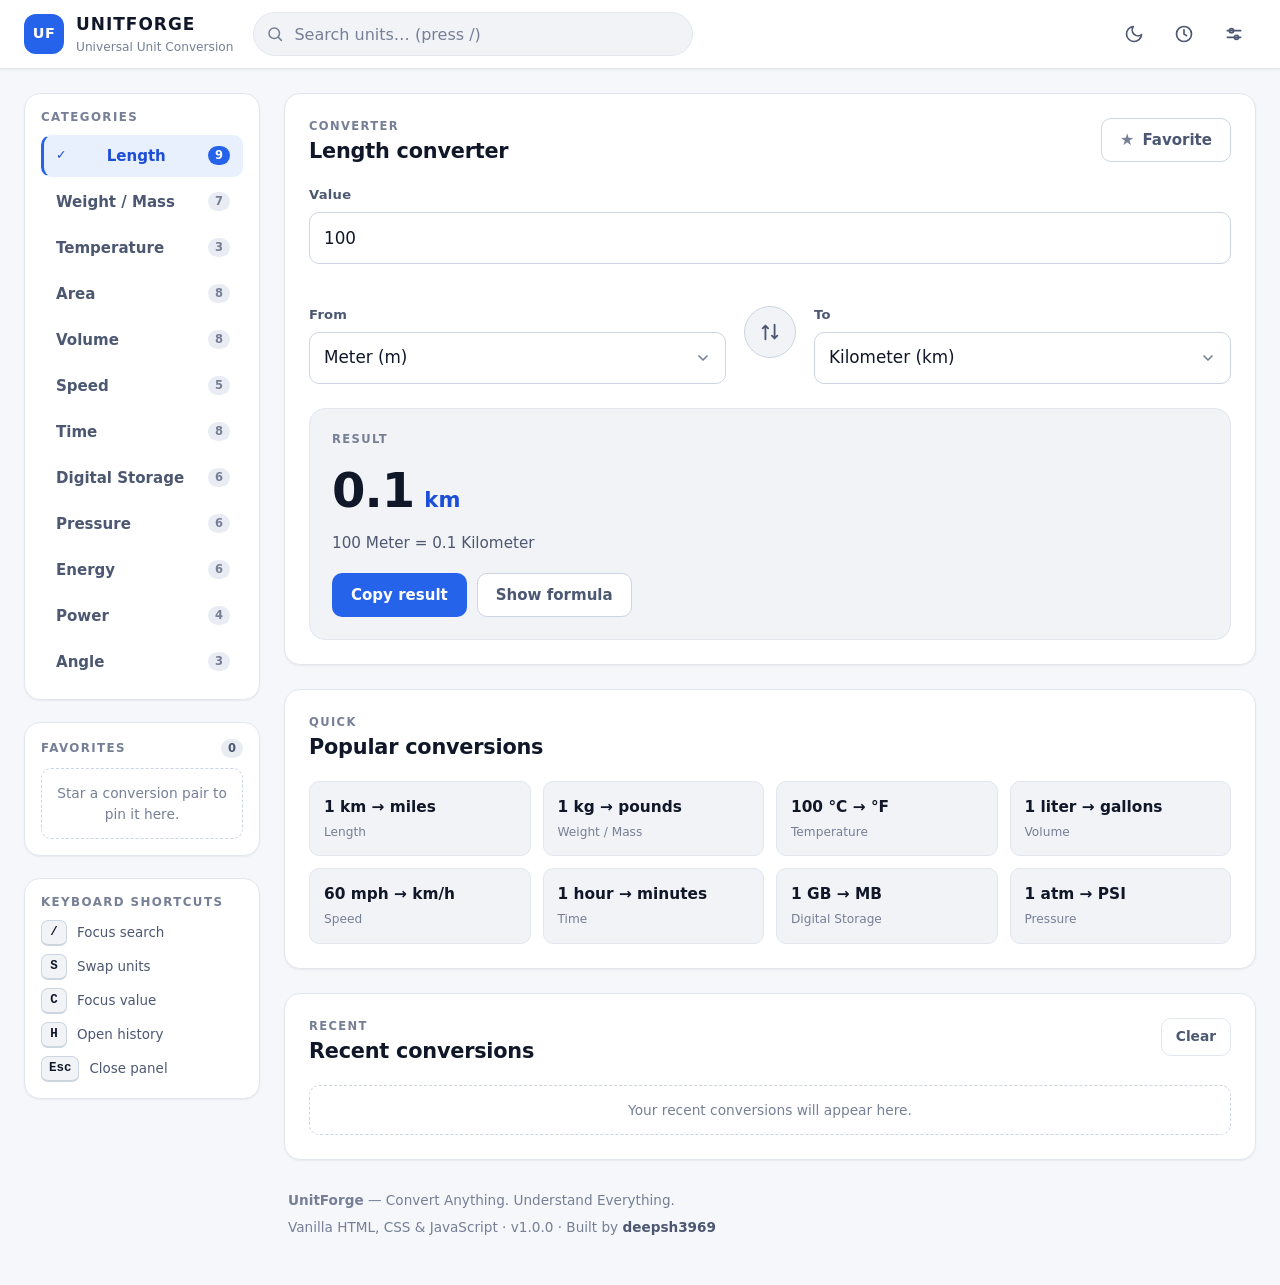
<file: index.html>
<!DOCTYPE html>
<html lang="en" data-theme="system">
<head>
  <meta charset="utf-8">
  <meta name="viewport" content="width=device-width, initial-scale=1">
  <title>UnitForge — Universal Unit Converter</title>
  <meta name="description" content="A fast, accessible and professional multi-category unit conversion platform built with HTML, CSS and JavaScript.">
  <meta name="color-scheme" content="light dark">
  <meta name="theme-color" content="#ffffff">
  <meta name="author" content="deepsh3969">
  <meta property="og:type" content="website">
  <meta property="og:site_name" content="UnitForge">
  <meta property="og:title" content="UnitForge — Universal Unit Converter">
  <meta property="og:description" content="A fast, accessible and professional multi-category unit conversion platform built with HTML, CSS and JavaScript.">
  <meta property="og:url" content="https://github.com/deepsh3969/UnitForge">
  <meta name="twitter:card" content="summary">
  <meta name="twitter:title" content="UnitForge — Universal Unit Converter">
  <meta name="twitter:description" content="Convert Anything. Understand Everything. A multi-category unit conversion platform built with vanilla HTML, CSS and JavaScript.">
  <link rel="icon" href="assets/icons/favicon.svg" type="image/svg+xml">
  <link rel="stylesheet" href="css/style.css">
  <link rel="stylesheet" href="css/components.css">
  <link rel="stylesheet" href="css/responsive.css">
</head>
<body>
  <a class="skip-link" href="#converter">Skip to converter</a>

  <header class="site-header">
    <div class="header-inner">
      <a class="brand" href="#converter">
        <span class="brand-mark" aria-hidden="true">UF</span>
        <span class="brand-text">
          <span class="brand-name">UNITFORGE</span>
          <span class="brand-sub">Universal Unit Conversion</span>
        </span>
      </a>

      <div class="header-search">
        <label class="sr-only" for="global-search">Search units and categories</label>
        <span class="search-icon" aria-hidden="true">
          <svg viewBox="0 0 24 24" fill="none" stroke="currentColor" stroke-width="2" stroke-linecap="round"><circle cx="11" cy="11" r="7"></circle><path d="M20.5 20.5 16.7 16.7"></path></svg>
        </span>
        <input id="global-search" type="text" role="combobox" aria-expanded="false" aria-controls="search-results"
               aria-autocomplete="list" autocomplete="off" spellcheck="false"
               placeholder="Search units… (press /)" aria-describedby="search-hint">
        <span id="search-hint" class="sr-only">Results appear below. Use the up and down arrow keys to browse, Enter to select.</span>
        <div id="search-results" class="search-results" role="listbox" aria-label="Search results" hidden></div>
      </div>

      <div class="header-actions">
        <button id="btn-search-mobile" class="icon-btn" type="button" aria-label="Search units" aria-expanded="false">
          <svg viewBox="0 0 24 24" fill="none" stroke="currentColor" stroke-width="2" stroke-linecap="round" aria-hidden="true"><circle cx="11" cy="11" r="7"></circle><path d="M20.5 20.5 16.7 16.7"></path></svg>
        </button>
        <button id="btn-theme" class="icon-btn theme-btn" type="button" data-effective="light" aria-label="Switch to dark theme">
          <svg class="icon-moon" viewBox="0 0 24 24" fill="none" stroke="currentColor" stroke-width="2" stroke-linecap="round" stroke-linejoin="round" aria-hidden="true"><path d="M21 12.79A9 9 0 1 1 11.21 3 7 7 0 0 0 21 12.79z"></path></svg>
          <svg class="icon-sun" viewBox="0 0 24 24" fill="none" stroke="currentColor" stroke-width="2" stroke-linecap="round" aria-hidden="true"><circle cx="12" cy="12" r="4"></circle><path d="M12 2v2M12 20v2M4.9 4.9l1.4 1.4M17.7 17.7l1.4 1.4M2 12h2M20 12h2M4.9 19.1l1.4-1.4M17.7 6.3l1.4-1.4"></path></svg>
        </button>
        <button id="btn-history" class="icon-btn" type="button" aria-label="Conversion history" title="Conversion history (H)">
          <svg viewBox="0 0 24 24" fill="none" stroke="currentColor" stroke-width="2" stroke-linecap="round" stroke-linejoin="round" aria-hidden="true"><circle cx="12" cy="12" r="9"></circle><path d="M12 7v5l3 2"></path></svg>
        </button>
        <button id="btn-settings" class="icon-btn" type="button" aria-label="Settings" title="Settings">
          <svg viewBox="0 0 24 24" fill="none" stroke="currentColor" stroke-width="2" stroke-linecap="round" aria-hidden="true"><path d="M4 8h16M4 16h16"></path><circle cx="9" cy="8" r="2.5"></circle><circle cx="15" cy="16" r="2.5"></circle></svg>
        </button>
      </div>
    </div>
  </header>

  <div class="app-shell">
    <aside class="sidebar" aria-label="Categories and favorites">
      <nav class="side-block" aria-labelledby="cat-heading">
        <h2 class="side-title" id="cat-heading">Categories</h2>
        <ul id="category-list" class="category-list"></ul>
      </nav>

      <section class="side-block" aria-labelledby="fav-heading">
        <div class="side-title-row">
          <h2 class="side-title" id="fav-heading">Favorites</h2>
          <span class="count-badge" id="favorites-count">0</span>
        </div>
        <div id="favorites-body" class="list-body"></div>
      </section>

      <section class="side-block shortcuts-block" aria-labelledby="keys-heading">
        <h2 class="side-title" id="keys-heading">Keyboard shortcuts</h2>
        <ul class="shortcut-list">
          <li><kbd>/</kbd><span>Focus search</span></li>
          <li><kbd>S</kbd><span>Swap units</span></li>
          <li><kbd>C</kbd><span>Focus value</span></li>
          <li><kbd>H</kbd><span>Open history</span></li>
          <li><kbd>Esc</kbd><span>Close panel</span></li>
        </ul>
      </section>
    </aside>

    <main class="main-col" id="main">
      <section class="card converter" id="converter" aria-labelledby="converter-title">
        <div class="card-head">
          <div>
            <p class="eyebrow">Converter</p>
            <h2 id="converter-title"><span id="cat-title">Length</span> converter</h2>
          </div>
          <button id="btn-favorite" class="btn btn-ghost" type="button" aria-pressed="false">
            <span class="star-icon" aria-hidden="true">★</span>
            <span id="favorite-label">Favorite</span>
          </button>
        </div>

        <div class="converter-grid">
          <div class="field field-value">
            <label for="value-input">Value</label>
            <input id="value-input" type="text" inputmode="decimal" autocomplete="off" spellcheck="false"
                   value="100" placeholder="e.g. 100" aria-describedby="value-msg">
            <p id="value-msg" class="field-msg" role="status"></p>
          </div>

          <div class="field">
            <label for="from-unit">From</label>
            <select id="from-unit"></select>
          </div>

          <div class="swap-cell">
            <button id="btn-swap" class="swap-btn" type="button" aria-label="Swap from and to units" title="Swap units (S)">
              <svg viewBox="0 0 24 24" fill="none" stroke="currentColor" stroke-width="2" stroke-linecap="round" stroke-linejoin="round" aria-hidden="true"><path d="M7 20V5M7 5 4 8M7 5l3 3"></path><path d="M17 4v15M17 19l3-3M17 19l-3-3"></path></svg>
            </button>
          </div>

          <div class="field">
            <label for="to-unit">To</label>
            <select id="to-unit"></select>
          </div>
        </div>

        <div class="result-block">
          <p class="result-label" id="result-label">Result</p>
          <p class="result-value" id="result-value" aria-live="polite" aria-atomic="true">
            <span id="result-number">0.1</span><span class="result-unit" id="result-unit">km</span>
          </p>
          <p class="result-sub" id="result-sub">100 Meter = 0.1 Kilometer</p>

          <div class="result-actions">
            <button id="btn-copy" class="btn btn-primary" type="button">Copy result</button>
            <button id="btn-formula" class="btn btn-ghost" type="button" aria-expanded="false" aria-controls="formula-box">Show formula</button>
          </div>

          <div id="formula-box" class="formula-box" hidden></div>
        </div>
      </section>

      <section class="card" aria-labelledby="quick-title">
        <div class="section-head">
          <div>
            <p class="eyebrow">Quick</p>
            <h2 id="quick-title">Popular conversions</h2>
          </div>
        </div>
        <div id="quick-list" class="quick-grid"></div>
      </section>

      <section class="card" aria-labelledby="recent-title">
        <div class="section-head">
          <div>
            <p class="eyebrow">Recent</p>
            <h2 id="recent-title">Recent conversions</h2>
          </div>
          <button id="btn-clear-recent" class="btn btn-quiet" type="button">Clear</button>
        </div>
        <div id="recent-body" class="list-body"></div>
      </section>

      <footer class="app-footer">
        <p class="footer-tagline"><strong>UnitForge</strong> — Convert Anything. Understand Everything.</p>
        <p class="footer-meta">Vanilla HTML, CSS &amp; JavaScript · v1.0.0 · Built by <span>deepsh3969</span></p>
      </footer>
    </main>
  </div>

  <div id="overlay" class="overlay" hidden></div>

  <aside id="history-panel" class="panel" role="dialog" aria-modal="true" aria-labelledby="history-panel-title" hidden>
    <div class="panel-head">
      <div>
        <p class="eyebrow">History</p>
        <h2 id="history-panel-title">Conversion history</h2>
      </div>
      <button class="icon-btn" type="button" data-close-panel aria-label="Close history panel">
        <svg viewBox="0 0 24 24" fill="none" stroke="currentColor" stroke-width="2" stroke-linecap="round" aria-hidden="true"><path d="M6 6l12 12M18 6 6 18"></path></svg>
      </button>
    </div>
    <div class="panel-body">
      <div id="history-body" class="list-body"></div>
    </div>
    <div class="panel-foot">
      <button id="btn-clear-history" class="btn btn-quiet" type="button">Clear history</button>
    </div>
  </aside>

  <aside id="settings-panel" class="panel" role="dialog" aria-modal="true" aria-labelledby="settings-panel-title" hidden>
    <div class="panel-head">
      <div>
        <p class="eyebrow">Preferences</p>
        <h2 id="settings-panel-title">Settings</h2>
      </div>
      <button class="icon-btn" type="button" data-close-panel aria-label="Close settings panel">
        <svg viewBox="0 0 24 24" fill="none" stroke="currentColor" stroke-width="2" stroke-linecap="round" aria-hidden="true"><path d="M6 6l12 12M18 6 6 18"></path></svg>
      </button>
    </div>

    <div class="panel-body">
      <fieldset class="settings-group">
        <legend>Theme</legend>
        <div class="radio-row">
          <label class="choice"><input type="radio" name="theme" value="system"><span>System</span></label>
          <label class="choice"><input type="radio" name="theme" value="light"><span>Light</span></label>
          <label class="choice"><input type="radio" name="theme" value="dark"><span>Dark</span></label>
        </div>
      </fieldset>

      <div class="settings-group">
        <label class="settings-label" for="set-precision">Decimal precision</label>
        <select id="set-precision">
          <option value="auto">Auto</option>
          <option value="2">2 decimals</option>
          <option value="4">4 decimals</option>
          <option value="6">6 decimals</option>
          <option value="8">8 decimals</option>
        </select>
        <p class="settings-note">Auto keeps results readable and removes floating point noise.</p>
      </div>

      <div class="settings-group settings-switch">
        <label class="settings-label" for="set-animations">Animations</label>
        <span class="switch">
          <input type="checkbox" id="set-animations">
          <span class="switch-track" aria-hidden="true"><span class="switch-thumb"></span></span>
        </span>
      </div>

      <div class="settings-group settings-switch">
        <label class="settings-label" for="set-sound">Sound feedback</label>
        <span class="switch">
          <input type="checkbox" id="set-sound">
          <span class="switch-track" aria-hidden="true"><span class="switch-thumb"></span></span>
        </span>
      </div>

      <p class="settings-note" id="storage-note">Preferences are stored locally in your browser.</p>
    </div>

    <div class="panel-foot">
      <p class="settings-note">Changes save automatically.</p>
    </div>
  </aside>

  <div id="toast" class="toast" role="status" aria-live="polite" hidden></div>

  <noscript>
    <div class="noscript-note">UnitForge needs JavaScript enabled to run conversions in your browser.</div>
  </noscript>

  <script src="js/units.js"></script>
  <script src="js/utils.js"></script>
  <script src="js/conversionEngine.js"></script>
  <script src="js/storage.js"></script>
  <script src="js/search.js"></script>
  <script src="js/ui.js"></script>
  <script src="js/app.js"></script>
</body>
</html>
</file>
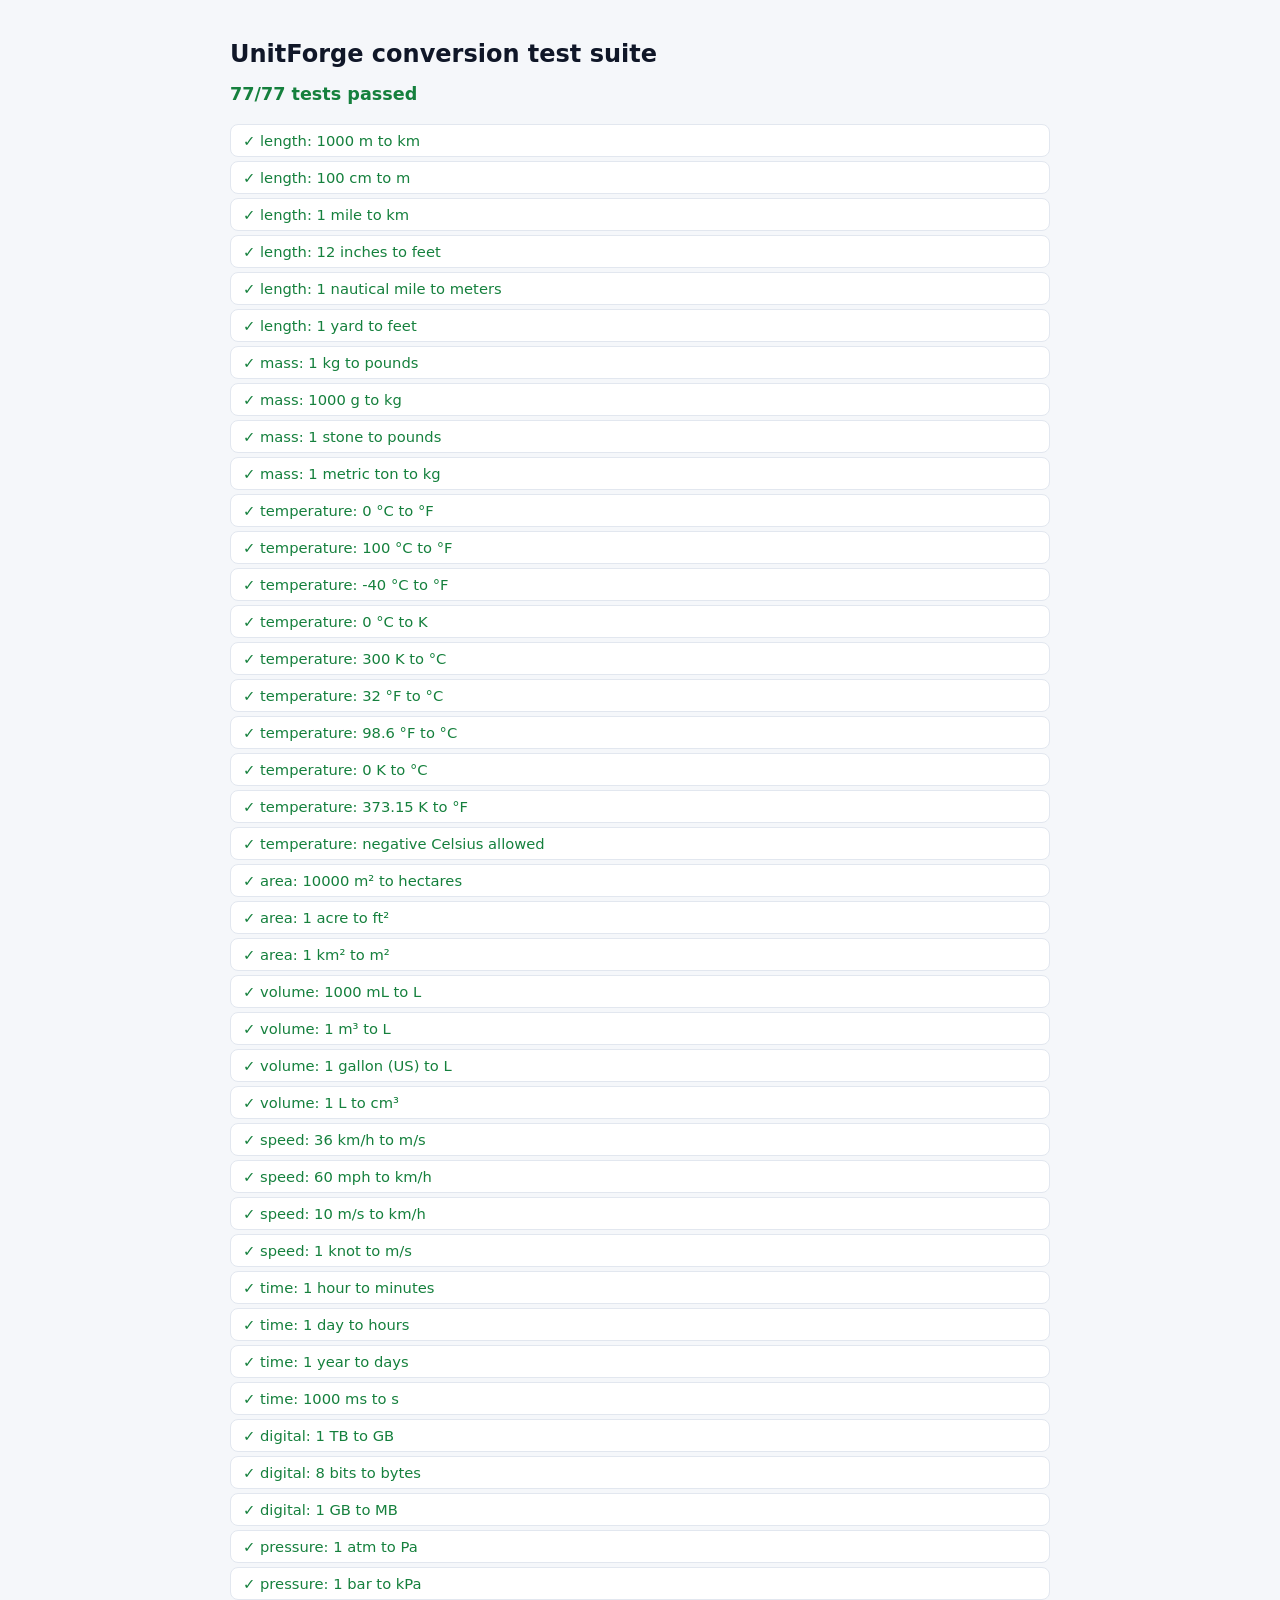
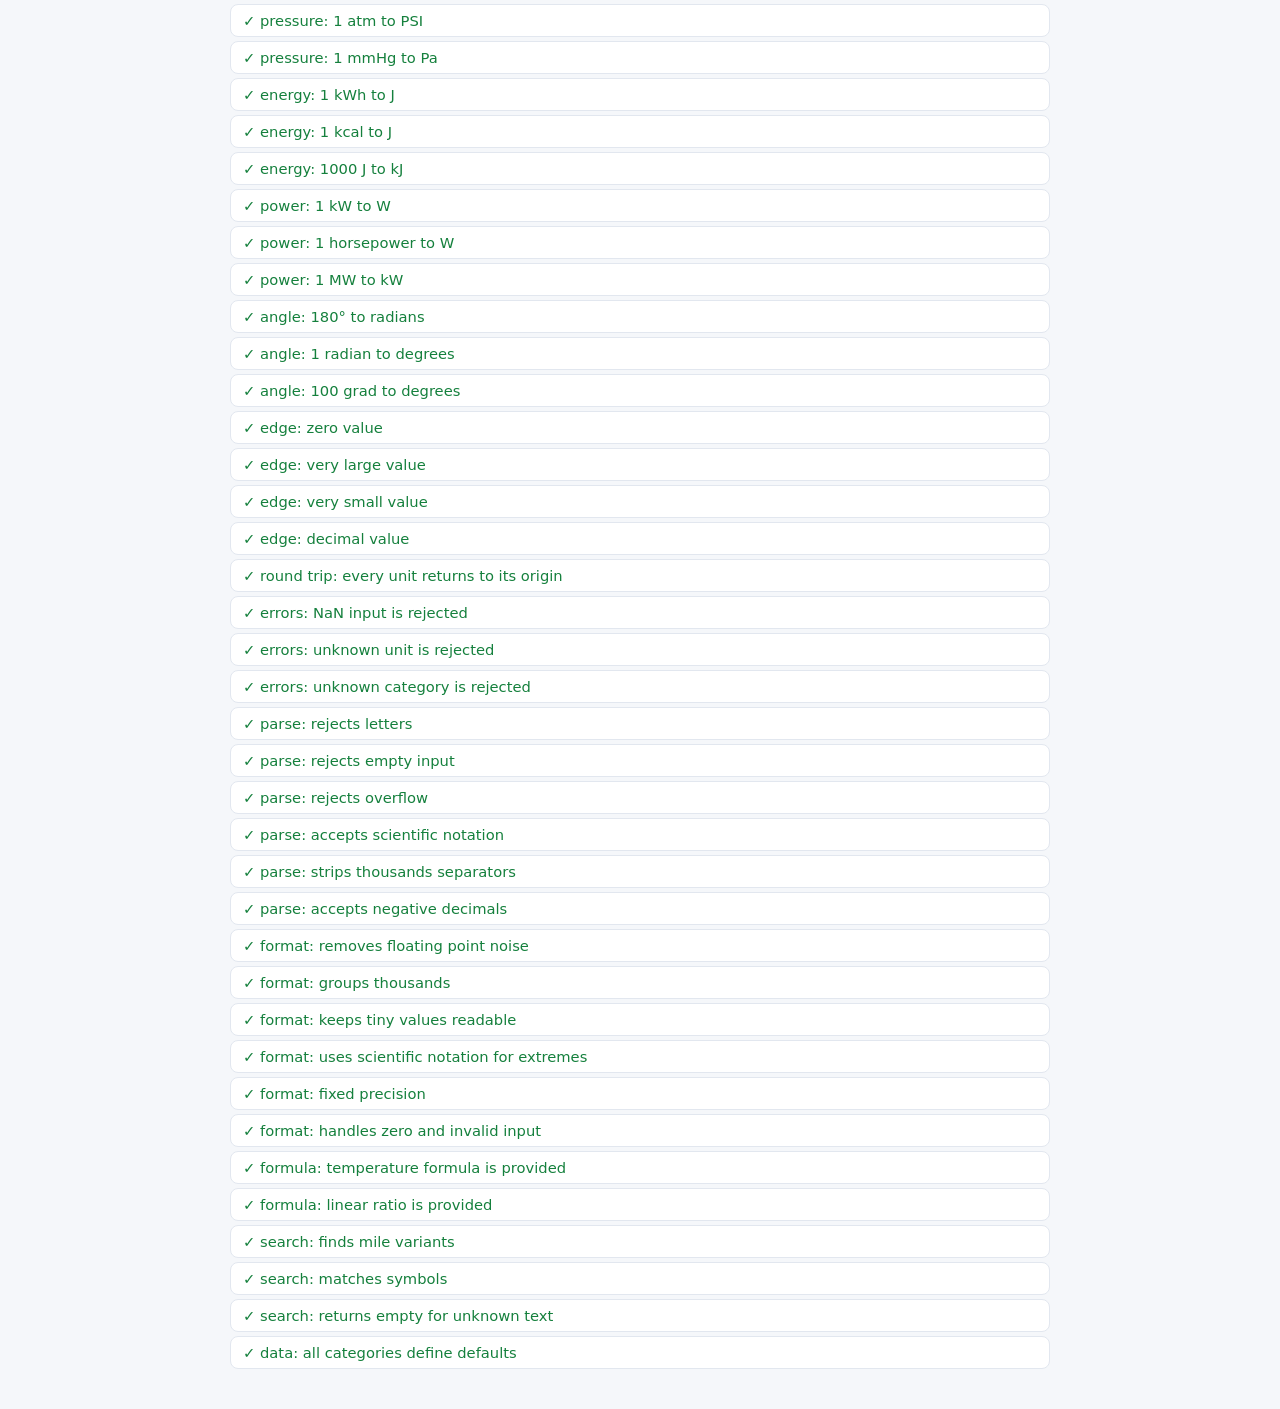
<file: tests/test.html>
<!DOCTYPE html>
<html lang="en" data-theme="light">
<head>
  <meta charset="utf-8">
  <meta name="viewport" content="width=device-width, initial-scale=1">
  <title>UnitForge — Conversion Test Suite</title>
  <style>
    body { font-family: system-ui, sans-serif; margin: 40px auto; max-width: 820px; color: #101728; background: #f5f7fa; }
    h1 { font-size: 1.5rem; }
    #summary { font-weight: 800; font-size: 1.1rem; margin: 12px 0 20px; }
    ul { list-style: none; padding: 0; }
    li { padding: 7px 12px; margin-bottom: 4px; border-radius: 8px; background: #fff; border: 1px solid #e2e7ef; font-size: .92rem; }
    .pass { color: #15803d; }
    .fail { color: #b91c1c; font-weight: 700; border-color: #b91c1c; }
  </style>
</head>
<body>
  <h1>UnitForge conversion test suite</h1>
  <p id="summary">Running…</p>
  <ul id="results"></ul>

  <script src="../js/units.js"></script>
  <script src="../js/utils.js"></script>
  <script src="../js/conversionEngine.js"></script>
  <script src="../js/search.js"></script>
  <script src="suite.js"></script>
  <script src="browser.js"></script>
</body>
</html>
</file>
<file: css/style.css>
/* =========================================================
   UnitForge — style.css
   Design tokens, base typography, layout, header, converter
   ========================================================= */

:root {
  --bg: #f5f7fa;
  --surface: #ffffff;
  --surface-2: #f1f3f7;
  --surface-3: #e9edf3;
  --text: #101728;
  --text-2: #4c5771;
  --text-3: #767f96;
  --border: #e2e7ef;
  --border-strong: #cdd5e1;
  --accent: #2563eb;
  --accent-strong: #1d4ed8;
  --accent-soft: #e8effd;
  --accent-contrast: #ffffff;
  --success: #15803d;
  --warning: #b45309;
  --danger: #b91c1c;
  --danger-soft: #fdecec;
  --warning-soft: #fdf3e3;
  --info-soft: #e8effd;
  --shadow-sm: 0 1px 2px rgba(16, 23, 40, 0.06);
  --shadow-md: 0 6px 20px rgba(16, 23, 40, 0.08);
  --shadow-lg: 0 18px 44px rgba(16, 23, 40, 0.16);
  --radius: 16px;
  --radius-sm: 10px;
  --radius-pill: 999px;
  --header-h: 68px;
  --focus: 0 0 0 3px rgba(37, 99, 235, 0.35);
  --font-sans: "Segoe UI", system-ui, -apple-system, "Helvetica Neue", Arial, sans-serif;
  --font-mono: "SFMono-Regular", Consolas, "Liberation Mono", Menlo, monospace;
}

html[data-theme="dark"] {
  --bg: #0d1220;
  --surface: #151c2e;
  --surface-2: #1b2437;
  --surface-3: #232d43;
  --text: #e9edf6;
  --text-2: #aab4cc;
  --text-3: #8590aa;
  --border: #25304a;
  --border-strong: #35415e;
  --accent: #60a5fa;
  --accent-strong: #93c0fd;
  --accent-soft: #1c2c4d;
  --accent-contrast: #0d1220;
  --success: #4ade80;
  --warning: #fbbf24;
  --danger: #f87171;
  --danger-soft: #3a1c1f;
  --warning-soft: #3a2e14;
  --info-soft: #1c2c4d;
  --shadow-sm: 0 1px 2px rgba(0, 0, 0, 0.4);
  --shadow-md: 0 6px 20px rgba(0, 0, 0, 0.45);
  --shadow-lg: 0 18px 44px rgba(0, 0, 0, 0.6);
  --focus: 0 0 0 3px rgba(96, 165, 250, 0.45);
  color-scheme: dark;
}

@media (prefers-color-scheme: dark) {
  html:not([data-theme="light"]) {
    --bg: #0d1220;
    --surface: #151c2e;
    --surface-2: #1b2437;
    --surface-3: #232d43;
    --text: #e9edf6;
    --text-2: #aab4cc;
    --text-3: #8590aa;
    --border: #25304a;
    --border-strong: #35415e;
    --accent: #60a5fa;
    --accent-strong: #93c0fd;
    --accent-soft: #1c2c4d;
    --accent-contrast: #0d1220;
    --success: #4ade80;
    --warning: #fbbf24;
    --danger: #f87171;
    --danger-soft: #3a1c1f;
    --warning-soft: #3a2e14;
    --info-soft: #1c2c4d;
    --shadow-sm: 0 1px 2px rgba(0, 0, 0, 0.4);
    --shadow-md: 0 6px 20px rgba(0, 0, 0, 0.45);
    --shadow-lg: 0 18px 44px rgba(0, 0, 0, 0.6);
    --focus: 0 0 0 3px rgba(96, 165, 250, 0.45);
    color-scheme: dark;
  }
}

*,
*::before,
*::after {
  box-sizing: border-box;
}

html {
  -webkit-text-size-adjust: 100%;
  scroll-behavior: smooth;
}

body {
  margin: 0;
  background: var(--bg);
  color: var(--text);
  font-family: var(--font-sans);
  font-size: 16px;
  line-height: 1.5;
  -webkit-font-smoothing: antialiased;
}

h1,
h2,
h3 {
  margin: 0;
  line-height: 1.25;
  letter-spacing: -0.01em;
}

p {
  margin: 0;
}

ul {
  margin: 0;
  padding: 0;
  list-style: none;
}

a {
  color: var(--accent-strong);
}

button,
input,
select {
  font: inherit;
  color: inherit;
}

:focus-visible {
  outline: none;
  box-shadow: var(--focus);
  border-radius: 6px;
}

.sr-only {
  position: absolute;
  width: 1px;
  height: 1px;
  padding: 0;
  margin: -1px;
  overflow: hidden;
  clip: rect(0 0 0 0);
  clip-path: inset(50%);
  white-space: nowrap;
  border: 0;
}

.skip-link {
  position: absolute;
  left: 16px;
  top: -60px;
  z-index: 100;
  padding: 10px 16px;
  background: var(--accent);
  color: var(--accent-contrast);
  border-radius: var(--radius-sm);
  text-decoration: none;
  font-weight: 600;
  transition: top 0.15s ease;
}

.skip-link:focus {
  top: 12px;
}

.eyebrow {
  font-size: 0.72rem;
  font-weight: 700;
  letter-spacing: 0.12em;
  text-transform: uppercase;
  color: var(--text-3);
  margin-bottom: 4px;
}

/* ---------------------------------------------------------
   Header
   --------------------------------------------------------- */

.site-header {
  position: sticky;
  top: 0;
  z-index: 40;
  background: var(--surface);
  border-bottom: 1px solid var(--border);
  box-shadow: var(--shadow-sm);
}

.header-inner {
  position: relative;
  max-width: 1320px;
  margin: 0 auto;
  min-height: var(--header-h);
  padding: 10px 24px;
  display: flex;
  align-items: center;
  gap: 20px;
}

.brand {
  display: flex;
  align-items: center;
  gap: 12px;
  text-decoration: none;
  color: inherit;
  flex-shrink: 1;
  min-width: 0;
}

.brand-mark {
  display: grid;
  place-items: center;
  width: 40px;
  height: 40px;
  border-radius: 12px;
  background: var(--accent);
  color: var(--accent-contrast);
  font-weight: 800;
  font-size: 0.9rem;
  letter-spacing: 0.03em;
}

.brand-text {
  display: flex;
  flex-direction: column;
  min-width: 0;
  overflow: hidden;
}

.brand-name {
  font-weight: 800;
  font-size: 1.06rem;
  letter-spacing: 0.06em;
  white-space: nowrap;
  overflow: hidden;
  text-overflow: ellipsis;
}

.brand-sub {
  font-size: 0.76rem;
  color: var(--text-3);
}

.header-search {
  position: relative;
  flex: 1;
  max-width: 440px;
  display: flex;
  align-items: center;
}

.header-search .search-icon {
  position: absolute;
  left: 13px;
  width: 18px;
  height: 18px;
  color: var(--text-3);
  pointer-events: none;
}

.header-search .search-icon svg {
  width: 18px;
  height: 18px;
  display: block;
}

.header-search input {
  width: 100%;
  height: 44px;
  padding: 0 14px 0 40px;
  background: var(--surface-2);
  border: 1px solid var(--border);
  border-radius: var(--radius-pill);
  transition: border-color 0.15s ease, background 0.15s ease;
}

.header-search input::placeholder {
  color: var(--text-3);
}

.header-search input:hover {
  border-color: var(--border-strong);
}

.header-search input:focus {
  background: var(--surface);
  border-color: var(--accent);
  box-shadow: var(--focus);
  outline: none;
}

.header-actions {
  display: flex;
  align-items: center;
  gap: 6px;
  margin-left: auto;
  flex-shrink: 0;
}

#btn-search-mobile {
  display: none;
}

/* ---------------------------------------------------------
   App shell layout
   --------------------------------------------------------- */

.app-shell {
  max-width: 1320px;
  margin: 0 auto;
  padding: 24px;
  display: grid;
  grid-template-columns: 236px minmax(0, 1fr);
  gap: 24px;
  align-items: start;
}

.sidebar {
  position: sticky;
  top: calc(var(--header-h) + 16px);
  display: flex;
  flex-direction: column;
  gap: 22px;
}

.side-block {
  background: var(--surface);
  border: 1px solid var(--border);
  border-radius: var(--radius);
  padding: 16px;
  box-shadow: var(--shadow-sm);
}

.side-title {
  font-size: 0.74rem;
  font-weight: 700;
  letter-spacing: 0.12em;
  text-transform: uppercase;
  color: var(--text-3);
  margin-bottom: 10px;
}

.side-title-row {
  display: flex;
  align-items: center;
  justify-content: space-between;
  gap: 8px;
}

.side-title-row .side-title {
  margin-bottom: 10px;
}

.count-badge {
  min-width: 22px;
  padding: 1px 7px;
  border-radius: var(--radius-pill);
  background: var(--surface-3);
  color: var(--text-2);
  font-size: 0.72rem;
  font-weight: 700;
  text-align: center;
  margin-bottom: 10px;
}

.main-col {
  display: flex;
  flex-direction: column;
  gap: 24px;
  min-width: 0;
}

.card {
  background: var(--surface);
  border: 1px solid var(--border);
  border-radius: var(--radius);
  padding: 24px;
  box-shadow: var(--shadow-sm);
}

.card-head,
.section-head {
  display: flex;
  align-items: flex-start;
  justify-content: space-between;
  gap: 16px;
  margin-bottom: 20px;
}

.card-head h2,
.section-head h2 {
  font-size: 1.3rem;
}

/* ---------------------------------------------------------
   Converter
   --------------------------------------------------------- */

.converter-grid {
  display: grid;
  grid-template-columns: minmax(0, 1fr) auto minmax(0, 1fr);
  gap: 18px;
  align-items: end;
}

.field-value {
  grid-column: 1 / -1;
}

.field {
  display: flex;
  flex-direction: column;
  gap: 7px;
  min-width: 0;
}

.field label {
  font-size: 0.82rem;
  font-weight: 700;
  color: var(--text-2);
  letter-spacing: 0.02em;
}

.field input[type="text"],
.field select {
  width: 100%;
  height: 52px;
  padding: 0 14px;
  background: var(--surface);
  border: 1px solid var(--border-strong);
  border-radius: var(--radius-sm);
  font-size: 1.05rem;
  transition: border-color 0.15s ease, box-shadow 0.15s ease;
}

.field input[type="text"]::placeholder {
  color: var(--text-3);
}

.field input[type="text"]:hover,
.field select:hover {
  border-color: var(--accent);
}

.field input[type="text"]:focus,
.field select:focus {
  border-color: var(--accent);
  box-shadow: var(--focus);
  outline: none;
}

.field select {
  cursor: pointer;
  appearance: none;
  -webkit-appearance: none;
  padding-right: 40px;
  background-image: url("data:image/svg+xml;charset=utf-8,%3Csvg xmlns='http://www.w3.org/2000/svg' width='16' height='16' viewBox='0 0 24 24' fill='none' stroke='%23767f96' stroke-width='2.5' stroke-linecap='round' stroke-linejoin='round'%3E%3Cpath d='m6 9 6 6 6-6'/%3E%3C/svg%3E");
  background-repeat: no-repeat;
  background-position: right 14px center;
}

.field-msg {
  min-height: 1.2em;
  font-size: 0.84rem;
  color: var(--text-3);
}

.field-msg.is-error {
  color: var(--danger);
  font-weight: 600;
}

.field-msg.is-warning {
  color: var(--warning);
  font-weight: 600;
}

.swap-cell {
  display: flex;
  align-items: center;
  justify-content: center;
  padding-bottom: 26px;
}

.swap-btn {
  display: grid;
  place-items: center;
  width: 52px;
  height: 52px;
  border: 1px solid var(--border-strong);
  border-radius: 50%;
  background: var(--surface-2);
  color: var(--text-2);
  cursor: pointer;
  transition: transform 0.18s ease, background 0.15s ease, color 0.15s ease, border-color 0.15s ease;
}

.swap-btn svg {
  width: 22px;
  height: 22px;
}

.swap-btn:hover {
  background: var(--accent);
  border-color: var(--accent);
  color: var(--accent-contrast);
  transform: rotate(180deg);
}

.swap-btn:active {
  transform: rotate(180deg) scale(0.94);
}

.result-block {
  margin-top: 24px;
  padding: 22px;
  background: var(--surface-2);
  border: 1px solid var(--border);
  border-radius: var(--radius);
}

.result-label {
  font-size: 0.72rem;
  font-weight: 700;
  letter-spacing: 0.12em;
  text-transform: uppercase;
  color: var(--text-3);
}

.result-value {
  margin-top: 6px;
  font-size: clamp(2.1rem, 5vw, 3rem);
  font-weight: 800;
  letter-spacing: -0.02em;
  color: var(--text);
  font-variant-numeric: tabular-nums;
  word-break: break-word;
  display: flex;
  align-items: baseline;
  flex-wrap: wrap;
  gap: 10px;
}

.result-value.is-error-state {
  color: var(--text-3);
}

.result-unit {
  font-size: 0.44em;
  font-weight: 700;
  color: var(--accent-strong);
  letter-spacing: 0.02em;
}

.result-sub {
  margin-top: 6px;
  color: var(--text-2);
  font-size: 0.95rem;
}

.result-actions {
  display: flex;
  flex-wrap: wrap;
  gap: 10px;
  margin-top: 18px;
}

/* ---------------------------------------------------------
   Lists (recent, favorites, history)
   --------------------------------------------------------- */

.list-body {
  display: flex;
  flex-direction: column;
  gap: 8px;
}

.restore-item {
  display: flex;
  align-items: center;
  gap: 10px;
  width: 100%;
  padding: 11px 12px;
  background: var(--surface);
  border: 1px solid var(--border);
  border-radius: var(--radius-sm);
  text-align: left;
  cursor: pointer;
  transition: border-color 0.15s ease, background 0.15s ease, transform 0.12s ease;
}

.restore-item:hover {
  border-color: var(--accent);
  background: var(--accent-soft);
}

.restore-item:active {
  transform: scale(0.995);
}

.fav-row {
  display: flex;
  align-items: center;
  gap: 6px;
}

.fav-row .restore-item {
  flex: 1;
  min-width: 0;
}

.restore-main {
  display: flex;
  flex-direction: column;
  gap: 2px;
  min-width: 0;
  flex: 1;
}

.restore-value {
  font-weight: 700;
  font-size: 0.95rem;
  font-variant-numeric: tabular-nums;
  color: var(--text);
  overflow: hidden;
  text-overflow: ellipsis;
  white-space: nowrap;
}

.restore-meta {
  font-size: 0.76rem;
  color: var(--text-3);
}

.remove-btn {
  flex-shrink: 0;
  display: grid;
  place-items: center;
  width: 30px;
  height: 30px;
  border: none;
  border-radius: 8px;
  background: transparent;
  color: var(--text-3);
  font-size: 1rem;
  line-height: 1;
  cursor: pointer;
  transition: background 0.15s ease, color 0.15s ease;
}

.remove-btn:hover {
  background: var(--danger-soft);
  color: var(--danger);
}

.empty-state {
  padding: 14px 12px;
  border: 1px dashed var(--border-strong);
  border-radius: var(--radius-sm);
  color: var(--text-3);
  font-size: 0.86rem;
  text-align: center;
}

.side-block .restore-item {
  background: var(--surface-2);
}

.fav-star {
  color: var(--warning);
  font-size: 0.9rem;
  flex-shrink: 0;
}

.history-time {
  flex-shrink: 0;
  font-size: 0.74rem;
  font-weight: 700;
  color: var(--text-3);
  font-variant-numeric: tabular-nums;
  width: 66px;
}

/* ---------------------------------------------------------
   Quick conversions
   --------------------------------------------------------- */

.quick-grid {
  display: grid;
  grid-template-columns: repeat(auto-fill, minmax(210px, 1fr));
  gap: 12px;
}

.quick-card {
  display: flex;
  flex-direction: column;
  gap: 4px;
  padding: 14px;
  background: var(--surface-2);
  border: 1px solid var(--border);
  border-radius: var(--radius-sm);
  text-align: left;
  cursor: pointer;
  transition: border-color 0.15s ease, background 0.15s ease, transform 0.12s ease;
}

.quick-card:hover {
  border-color: var(--accent);
  background: var(--accent-soft);
  transform: translateY(-2px);
}

.quick-main {
  font-weight: 700;
  font-size: 0.96rem;
}

.quick-meta {
  font-size: 0.76rem;
  color: var(--text-3);
}

/* ---------------------------------------------------------
   Footer
   --------------------------------------------------------- */

.app-footer {
  padding: 6px 4px 24px;
  color: var(--text-3);
  font-size: 0.85rem;
  display: flex;
  flex-direction: column;
  gap: 6px;
}

.footer-meta span {
  font-weight: 600;
  color: var(--text-2);
}

.noscript-note {
  margin: 24px;
  padding: 16px;
  border: 1px solid var(--danger);
  background: var(--danger-soft);
  color: var(--danger);
  border-radius: var(--radius-sm);
  font-weight: 600;
}
</file>
<file: css/components.css>
/* =========================================================
   UnitForge — components.css
   Buttons, navigation, panels, toast, search, switches
   ========================================================= */

/* ---------------------------------------------------------
   Buttons
   --------------------------------------------------------- */

.btn {
  display: inline-flex;
  align-items: center;
  justify-content: center;
  gap: 8px;
  min-height: 44px;
  padding: 0 18px;
  border: 1px solid transparent;
  border-radius: var(--radius-sm);
  font-size: 0.94rem;
  font-weight: 700;
  cursor: pointer;
  background: var(--surface-2);
  color: var(--text);
  transition: background 0.15s ease, border-color 0.15s ease, color 0.15s ease, transform 0.1s ease;
}

.btn:active {
  transform: translateY(1px);
}

.btn:disabled {
  opacity: 0.55;
  cursor: not-allowed;
  transform: none;
}

.btn-primary {
  background: var(--accent);
  color: var(--accent-contrast);
}

.btn-primary:hover:not(:disabled) {
  background: var(--accent-strong);
}

.btn-ghost {
  background: var(--surface);
  border-color: var(--border-strong);
  color: var(--text-2);
}

.btn-ghost:hover {
  border-color: var(--accent);
  color: var(--accent-strong);
  background: var(--accent-soft);
}

.btn-ghost[aria-pressed="true"],
.btn-ghost[aria-expanded="true"] {
  background: var(--accent-soft);
  border-color: var(--accent);
  color: var(--accent-strong);
}

.btn-quiet {
  background: transparent;
  border-color: var(--border);
  color: var(--text-2);
  min-height: 38px;
  padding: 0 14px;
  font-size: 0.86rem;
}

.btn-quiet:hover {
  background: var(--surface-2);
  border-color: var(--border-strong);
  color: var(--text);
}

.icon-btn {
  display: grid;
  place-items: center;
  width: 44px;
  height: 44px;
  border: 1px solid transparent;
  border-radius: 12px;
  background: transparent;
  color: var(--text-2);
  cursor: pointer;
  transition: background 0.15s ease, color 0.15s ease, border-color 0.15s ease;
}

.icon-btn svg {
  width: 20px;
  height: 20px;
  display: block;
}

.icon-btn:hover {
  background: var(--surface-2);
  border-color: var(--border);
  color: var(--text);
}

.icon-btn[aria-expanded="true"] {
  background: var(--accent-soft);
  border-color: var(--accent);
  color: var(--accent-strong);
}

.star-icon {
  font-size: 1rem;
  line-height: 1;
  color: var(--text-3);
  transition: color 0.15s ease, transform 0.15s ease;
}

#btn-favorite[aria-pressed="true"] .star-icon {
  color: var(--warning);
  transform: scale(1.12);
}

#btn-favorite[aria-pressed="true"] {
  border-color: var(--warning);
  background: var(--warning-soft);
  color: var(--text);
}

/* ---------------------------------------------------------
   Category navigation
   --------------------------------------------------------- */

.category-list {
  display: flex;
  flex-direction: column;
  gap: 4px;
}

.cat-btn {
  display: flex;
  align-items: center;
  justify-content: space-between;
  gap: 8px;
  width: 100%;
  min-height: 42px;
  padding: 8px 12px;
  border: 1px solid transparent;
  border-left: 3px solid transparent;
  border-radius: var(--radius-sm);
  background: transparent;
  color: var(--text-2);
  font-size: 0.94rem;
  font-weight: 600;
  text-align: left;
  cursor: pointer;
  transition: background 0.15s ease, color 0.15s ease, border-color 0.15s ease;
}

.cat-btn:hover {
  background: var(--surface-2);
  color: var(--text);
}

.cat-btn .cat-count {
  font-size: 0.72rem;
  font-weight: 700;
  color: var(--text-3);
  background: var(--surface-3);
  border-radius: var(--radius-pill);
  padding: 1px 7px;
}

.cat-btn[aria-current="true"] {
  background: var(--accent-soft);
  border-left-color: var(--accent);
  color: var(--accent-strong);
  font-weight: 700;
}

.cat-btn[aria-current="true"]::before {
  content: "✓";
  font-size: 0.78rem;
  margin-right: -2px;
}

.cat-btn[aria-current="true"] .cat-count {
  background: var(--accent);
  color: var(--accent-contrast);
}

/* ---------------------------------------------------------
   Search results
   --------------------------------------------------------- */

.search-results {
  position: absolute;
  top: calc(100% + 8px);
  left: 0;
  right: 0;
  z-index: 60;
  max-height: 340px;
  overflow-y: auto;
  padding: 6px;
  background: var(--surface);
  border: 1px solid var(--border);
  border-radius: 14px;
  box-shadow: var(--shadow-lg);
}

.search-result {
  display: flex;
  align-items: center;
  justify-content: space-between;
  gap: 12px;
  width: 100%;
  padding: 10px 12px;
  border: none;
  border-radius: 9px;
  background: transparent;
  text-align: left;
  cursor: pointer;
  transition: background 0.12s ease;
}

.search-result:hover,
.search-result.is-active {
  background: var(--accent-soft);
}

.search-result .res-name {
  font-weight: 700;
  font-size: 0.94rem;
  color: var(--text);
}

.search-result .res-detail {
  font-size: 0.78rem;
  color: var(--text-3);
  white-space: nowrap;
}

.search-empty {
  padding: 14px 12px;
  color: var(--text-3);
  font-size: 0.88rem;
  text-align: center;
}

/* ---------------------------------------------------------
   Formula box
   --------------------------------------------------------- */

.formula-box {
  margin-top: 16px;
  padding: 14px 16px;
  background: var(--surface);
  border: 1px dashed var(--border-strong);
  border-radius: var(--radius-sm);
}

.formula-box .formula-label {
  font-size: 0.7rem;
  font-weight: 700;
  letter-spacing: 0.12em;
  text-transform: uppercase;
  color: var(--text-3);
  margin-bottom: 8px;
}

.formula-line {
  font-family: var(--font-mono);
  font-size: 0.94rem;
  color: var(--text);
  overflow-x: auto;
  white-space: nowrap;
  padding: 3px 0;
}

.formula-line + .formula-line {
  color: var(--text-2);
  font-size: 0.86rem;
}

/* ---------------------------------------------------------
   Overlay, panels, toast
   --------------------------------------------------------- */

.overlay {
  position: fixed;
  inset: 0;
  z-index: 50;
  background: rgba(10, 15, 28, 0.5);
  animation: fade-in 0.16s ease;
}

.overlay[hidden] {
  display: none;
}

.panel {
  position: fixed;
  top: 0;
  right: 0;
  z-index: 55;
  width: min(430px, 100vw);
  height: 100vh;
  height: 100dvh;
  display: flex;
  flex-direction: column;
  background: var(--surface);
  border-left: 1px solid var(--border);
  box-shadow: var(--shadow-lg);
  animation: panel-in 0.2s ease;
}

.panel[hidden] {
  display: none;
}

.panel-head {
  display: flex;
  align-items: flex-start;
  justify-content: space-between;
  gap: 12px;
  padding: 20px 20px 16px;
  border-bottom: 1px solid var(--border);
}

.panel-head h2 {
  font-size: 1.18rem;
}

.panel-body {
  flex: 1;
  overflow-y: auto;
  padding: 18px 20px;
  display: flex;
  flex-direction: column;
  gap: 18px;
}

.panel-foot {
  padding: 14px 20px;
  border-top: 1px solid var(--border);
  display: flex;
  justify-content: space-between;
  align-items: center;
  gap: 12px;
}

.toast {
  position: fixed;
  left: 50%;
  bottom: 28px;
  z-index: 70;
  transform: translateX(-50%);
  padding: 12px 20px;
  background: var(--text);
  color: var(--surface);
  border-radius: var(--radius-pill);
  font-size: 0.92rem;
  font-weight: 700;
  box-shadow: var(--shadow-lg);
  animation: toast-in 0.2s ease;
  max-width: min(92vw, 480px);
  text-align: center;
}

.toast[hidden] {
  display: none;
}

.toast.is-error {
  background: var(--danger);
  color: #ffffff;
}

/* ---------------------------------------------------------
   Settings
   --------------------------------------------------------- */

.settings-group {
  border: none;
  margin: 0;
  padding: 0;
  display: flex;
  flex-direction: column;
  gap: 10px;
}

.settings-group legend,
.settings-label {
  font-size: 0.74rem;
  font-weight: 700;
  letter-spacing: 0.12em;
  text-transform: uppercase;
  color: var(--text-3);
}

.settings-switch {
  flex-direction: row;
  align-items: center;
  justify-content: space-between;
  gap: 16px;
  padding: 12px 0;
  border-top: 1px solid var(--border);
}

.settings-switch:first-of-type {
  border-top: none;
}

.settings-note {
  font-size: 0.82rem;
  color: var(--text-3);
  line-height: 1.45;
}

.radio-row {
  display: flex;
  gap: 8px;
  flex-wrap: wrap;
}

.choice {
  display: inline-flex;
  align-items: center;
  gap: 8px;
  min-height: 44px;
  padding: 0 14px;
  border: 1px solid var(--border-strong);
  border-radius: var(--radius-sm);
  background: var(--surface);
  font-size: 0.92rem;
  font-weight: 600;
  cursor: pointer;
  transition: border-color 0.15s ease, background 0.15s ease;
}

.choice:has(input:checked) {
  border-color: var(--accent);
  background: var(--accent-soft);
  color: var(--accent-strong);
}

.choice input {
  accent-color: var(--accent);
  width: 16px;
  height: 16px;
}

.settings-group select {
  width: 100%;
  height: 46px;
  padding: 0 14px;
  background: var(--surface);
  border: 1px solid var(--border-strong);
  border-radius: var(--radius-sm);
  cursor: pointer;
}

.settings-group select:focus {
  border-color: var(--accent);
  box-shadow: var(--focus);
  outline: none;
}

.switch {
  position: relative;
  display: inline-flex;
  flex-shrink: 0;
}

.switch input {
  position: absolute;
  inset: 0;
  opacity: 0;
  margin: 0;
  cursor: pointer;
  z-index: 1;
  width: 100%;
  height: 100%;
}

.switch-track {
  display: block;
  width: 50px;
  height: 28px;
  padding: 3px;
  background: var(--surface-3);
  border: 1px solid var(--border-strong);
  border-radius: var(--radius-pill);
  transition: background 0.18s ease, border-color 0.18s ease;
}

.switch-thumb {
  display: block;
  width: 20px;
  height: 20px;
  background: var(--surface);
  border-radius: 50%;
  box-shadow: var(--shadow-sm);
  transition: transform 0.18s ease;
}

.switch input:checked + .switch-track {
  background: var(--accent);
  border-color: var(--accent);
}

.switch input:checked + .switch-track .switch-thumb {
  transform: translateX(22px);
}

.switch input:focus-visible + .switch-track {
  box-shadow: var(--focus);
}

/* ---------------------------------------------------------
   Keyboard shortcut list
   --------------------------------------------------------- */

.shortcut-list {
  display: flex;
  flex-direction: column;
  gap: 8px;
}

.shortcut-list li {
  display: flex;
  align-items: center;
  gap: 10px;
  font-size: 0.84rem;
  color: var(--text-2);
}

kbd {
  display: inline-grid;
  place-items: center;
  min-width: 26px;
  height: 26px;
  padding: 0 7px;
  background: var(--surface-2);
  border: 1px solid var(--border-strong);
  border-bottom-width: 2px;
  border-radius: 7px;
  font-family: var(--font-mono);
  font-size: 0.78rem;
  font-weight: 700;
  color: var(--text);
}

/* ---------------------------------------------------------
   Animations
   --------------------------------------------------------- */

@keyframes fade-in {
  from { opacity: 0; }
  to { opacity: 1; }
}

@keyframes panel-in {
  from { transform: translateX(24px); opacity: 0; }
  to { transform: translateX(0); opacity: 1; }
}

@keyframes toast-in {
  from { transform: translate(-50%, 12px); opacity: 0; }
  to { transform: translate(-50%, 0); opacity: 1; }
}

@keyframes result-pop {
  0% { transform: translateY(4px); opacity: 0.4; }
  100% { transform: translateY(0); opacity: 1; }
}

@keyframes item-in {
  from { transform: translateY(-4px); opacity: 0; }
  to { transform: translateY(0); opacity: 1; }
}

.result-value.is-updated {
  animation: result-pop 0.22s ease;
}

.list-body .restore-item:first-child {
  animation: item-in 0.2s ease;
}

body.no-animations *,
body.no-animations *::before,
body.no-animations *::after {
  animation-duration: 0.001ms !important;
  animation-iteration-count: 1 !important;
  transition-duration: 0.001ms !important;
}

@media (prefers-reduced-motion: reduce) {
  *,
  *::before,
  *::after {
    animation-duration: 0.001ms !important;
    animation-iteration-count: 1 !important;
    transition-duration: 0.001ms !important;
    scroll-behavior: auto !important;
  }

  .swap-btn:hover,
  .swap-btn:active,
  .quick-card:hover {
    transform: none;
  }
}

/* ---------------------------------------------------------
   Theme button icon states
   --------------------------------------------------------- */

.theme-btn .icon-sun {
  display: none;
}

.theme-btn[data-effective="dark"] .icon-sun {
  display: block;
}

.theme-btn[data-effective="dark"] .icon-moon {
  display: none;
}
</file>
<file: css/responsive.css>
/* =========================================================
   UnitForge — responsive.css
   Desktop → laptop → tablet → mobile
   ========================================================= */

@media (max-width: 1140px) {
  .app-shell {
    grid-template-columns: 214px minmax(0, 1fr);
    gap: 20px;
    padding: 20px;
  }

  .header-inner {
    padding: 10px 20px;
    gap: 14px;
  }

  .header-search {
    max-width: 340px;
  }
}

/* ---------- Tablet: sidebar becomes horizontal navigation ---------- */

@media (max-width: 980px) {
  .app-shell {
    grid-template-columns: minmax(0, 1fr);
    gap: 18px;
    padding: 18px;
  }

  .sidebar {
    position: static;
    gap: 14px;
  }

  .sidebar .side-block {
    padding: 12px 14px;
  }

  .category-list {
    flex-direction: row;
    overflow-x: auto;
    gap: 8px;
    padding-bottom: 4px;
    scrollbar-width: thin;
    -webkit-overflow-scrolling: touch;
  }

  .cat-btn {
    width: auto;
    flex-shrink: 0;
    min-height: 44px;
    white-space: nowrap;
    border-left-width: 1px;
    border-bottom: 3px solid transparent;
    border-radius: var(--radius-sm);
  }

  .cat-btn[aria-current="true"] {
    border-left-color: var(--border);
    border-bottom-color: var(--accent);
  }

  .list-body {
    flex-direction: row;
    overflow-x: auto;
    gap: 8px;
    padding-bottom: 4px;
    scrollbar-width: thin;
  }

  .list-body .restore-item {
    width: auto;
    flex-shrink: 0;
    min-height: 44px;
  }

  .list-body .restore-main {
    min-width: 160px;
  }

  .list-body .empty-state {
    width: 100%;
  }

  .shortcuts-block {
    display: none;
  }
}

/* ---------- Small tablet / large phone ---------- */

@media (max-width: 860px) {
  .brand-sub {
    display: none;
  }
}

@media (max-width: 760px) {
  :root {
    --header-h: 62px;
  }

  .header-inner {
    padding: 8px 14px;
    gap: 10px;
  }

  .header-search {
    display: none;
    position: absolute;
    top: 100%;
    left: 0;
    right: 0;
    max-width: none;
    padding: 10px 14px;
    background: var(--surface);
    border-bottom: 1px solid var(--border);
    box-shadow: var(--shadow-md);
  }

  body.search-open .header-search {
    display: flex;
  }

  .header-search .search-icon {
    left: 27px;
  }

  #btn-search-mobile {
    display: grid;
  }

  .converter-grid {
    grid-template-columns: minmax(0, 1fr);
    gap: 14px;
  }

  .swap-cell {
    padding-bottom: 0;
    order: 0;
  }

  .swap-btn {
    width: 100%;
    max-width: 220px;
    height: 48px;
    border-radius: var(--radius-pill);
  }

  .swap-btn:hover,
  .swap-btn:active {
    transform: none;
  }

  .field input[type="text"],
  .field select {
    height: 50px;
  }
}

/* ---------- Mobile ---------- */

@media (max-width: 600px) {
  .app-shell {
    padding: 14px;
    gap: 14px;
  }

  .card {
    padding: 18px;
    border-radius: 14px;
  }

  .card-head,
  .section-head {
    flex-direction: column;
    align-items: stretch;
    gap: 12px;
    margin-bottom: 16px;
  }

  .card-head .btn,
  .section-head .btn {
    width: 100%;
  }

  .result-block {
    padding: 16px;
  }

  .result-actions {
    flex-direction: column;
  }

  .result-actions .btn {
    width: 100%;
  }

  .quick-grid {
    grid-template-columns: minmax(0, 1fr);
  }

  .panel {
    width: 100vw;
    border-left: none;
  }

  .toast {
    bottom: 18px;
    font-size: 0.88rem;
    padding: 11px 16px;
  }

  .app-footer {
    padding-bottom: 12px;
  }
}

@media (max-width: 420px) {
  .brand-name {
    font-size: 0.96rem;
  }

  .brand-mark {
    width: 36px;
    height: 36px;
    border-radius: 10px;
    font-size: 0.8rem;
  }

  .header-actions {
    gap: 2px;
  }

  .icon-btn {
    width: 42px;
    height: 42px;
  }

  .result-value {
    font-size: clamp(1.8rem, 11vw, 2.4rem);
  }
}

@media (max-width: 360px) {
  .header-actions #btn-history {
    display: none;
  }
}
</file>
